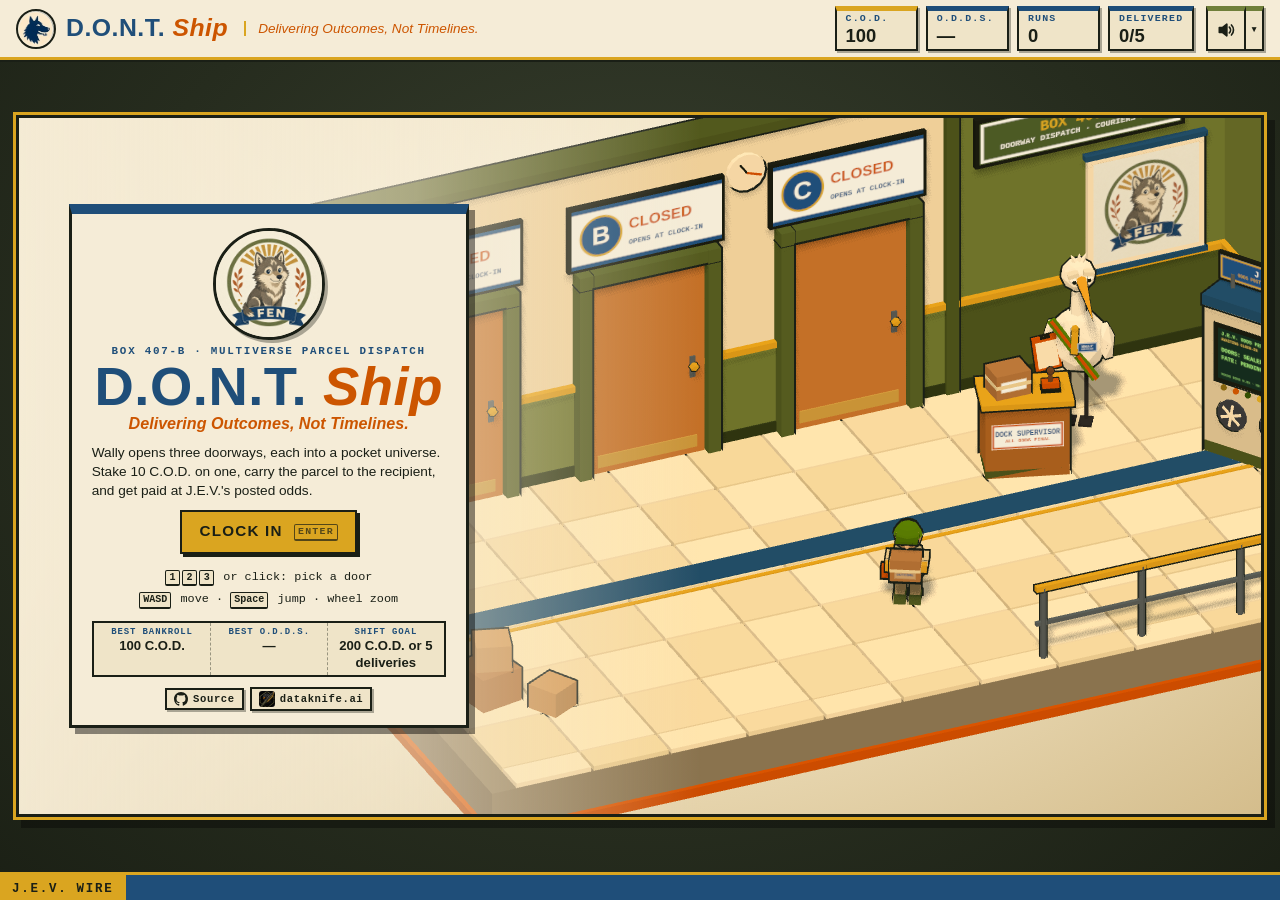
<file: index.html>
<!DOCTYPE html>
<html lang="en">
<head>
  <meta charset="UTF-8" />
  <meta name="viewport" content="width=device-width, initial-scale=1, viewport-fit=cover" />
  <title>D.O.N.T. Ship — Definitely Not On Time</title>
  <meta name="description" content="Multiverse parcel courier: pick a door at Box 407-B, run its pocket universe, deliver at J.E.V.'s posted odds." />
  <meta name="theme-color" content="#1f4e79" />
  <meta name="mobile-web-app-capable" content="yes" />
  <meta name="apple-mobile-web-app-capable" content="yes" />
  <meta name="apple-mobile-web-app-status-bar-style" content="black-translucent" />
  <meta name="apple-mobile-web-app-title" content="D.O.N.T. Ship" />
  <meta name="format-detection" content="telephone=no" />
  <link rel="manifest" href="manifest.webmanifest" />
  <link rel="icon" href="favicon.ico" sizes="16x16 32x32 48x48" />
  <link rel="icon" type="image/png" sizes="32x32" href="assets/icons/favicon-32.png" />
  <link rel="icon" type="image/png" sizes="16x16" href="assets/icons/favicon-16.png" />
  <link rel="icon" type="image/png" sizes="192x192" href="assets/icons/icon-192.png" />
  <link rel="apple-touch-icon" href="assets/icons/apple-touch-icon.png" />
  <link rel="stylesheet" href="css/style.css?v=iso-9" />
  <script type="importmap">
    { "imports": { "three": "./vendor/three.module.js" } }
  </script>
</head>
<body>
  <div id="app" data-screen="title">
    <header class="masthead">
      <div class="brand">
        <img
          class="logo-img"
          src="assets/brand/fen-wolf-icon-from-herographic.png"
          width="40"
          height="40"
          alt="Fen — D.O.N.T. Ship logo"
        />
        <h1 class="wordmark"><span class="dont">D.O.N.T.</span> <span class="ship">Ship</span></h1>
        <p class="tagline">Delivering Outcomes, Not Timelines.</p>
      </div>
      <div class="ledger" id="ledger">
        <div class="stat stat-cod" title="Cash on delivery: your bankroll. Stake 10 per door.">
          <span class="label">C.O.D.</span>
          <span class="value" id="bankroll">100</span>
        </div>
        <div class="stat" title="O.D.D.S.: calibration of displayed odds vs. your outcomes (higher is better).">
          <span class="label">O.D.D.S.</span>
          <span class="value" id="calibration">—</span>
        </div>
        <div class="stat" title="Runs this shift">
          <span class="label">RUNS</span>
          <span class="value" id="runs">0</span>
        </div>
        <div class="stat" title="Shift goal: 200 C.O.D., 5 deliveries, or survive the Executive manifest.">
          <span class="label">DELIVERED</span>
          <span class="value" id="deliveries">0/5</span>
        </div>
        <div class="audio-ctl" id="audio-ctl">
          <button type="button" class="audio-btn" aria-label="Mute sound" aria-pressed="false" title="Sound on (M)">
            <svg viewBox="0 0 24 24" width="20" height="20" aria-hidden="true">
              <path class="spk" d="M4 9h4l5-4v14l-5-4H4z" />
              <path class="waves" d="M16 8.5a5 5 0 0 1 0 7M18.5 6a8.5 8.5 0 0 1 0 12" />
              <path class="cross" d="M16 9l6 6M22 9l-6 6" />
            </svg>
          </button>
          <button type="button" class="audio-more" aria-label="Audio levels" aria-expanded="false" title="Audio levels">▾</button>
          <div class="audio-pop" hidden>
            <label>Music <input type="range" min="0" max="100" step="1" data-bus="music" /></label>
            <label>SFX <input type="range" min="0" max="100" step="1" data-bus="sfx" /></label>
            <p class="audio-hint"><kbd>M</kbd> mutes everything</p>
          </div>
        </div>
      </div>
    </header>

    <main>
      <section class="stage" id="stage">
        <canvas id="game" width="960" height="540" tabindex="0"></canvas>
        <aside class="memo-card" id="brief-panel">
          <div class="memo-head"><span>ROUTING MEMO</span><span id="memo-id">—</span></div>
          <p class="memo" id="brief">Awaiting terminal dispense…</p>
          <p class="modifiers" id="modifiers"></p>
          <div class="memo-foot">
            <span class="memo-help" id="memo-help"></span>
            <span class="house-copy" id="house-copy">Delivery is guaranteed. Timing is a distribution.</span>
          </div>
        </aside>
        <div class="overlay" id="overlay"></div>
      </section>

      <!-- Legacy side door list stub kept for els().doors. -->
      <aside class="panel doors" id="doors-panel" hidden aria-hidden="true">
        <div id="doors" class="door-list"></div>
      </aside>
    </main>

    <footer class="ticker">
      <span class="ticker-tag">J.E.V. WIRE</span>
      <div class="ticker-track">
        <span id="ticker">Processing Fee: 5% (we appreciate your patience) · 8 out of 10 universes recommend us · Box 407-B reminds couriers that doors are load-bearing · Timing is a distribution · Today's forecast: probable</span>
      </div>
      <!-- Cloned into the masthead and the title card by main.js; hidden during runs (css). -->
      <nav class="project-links ticker-links" id="project-links" aria-label="Project links">
        <a href="https://github.com/DataKnifeAI/dont-ship" target="_blank" rel="noopener" title="Source code on GitHub">
          <svg viewBox="0 0 16 16" width="14" height="14" aria-hidden="true">
            <path d="M8 0C3.58 0 0 3.58 0 8c0 3.54 2.29 6.53 5.47 7.59.4.07.55-.17.55-.38 0-.19-.01-.82-.01-1.49-2.01.37-2.53-.49-2.69-.94-.09-.23-.48-.94-.82-1.13-.28-.15-.68-.52-.01-.53.63-.01 1.08.58 1.23.82.72 1.21 1.87.87 2.33.66.07-.52.28-.87.51-1.07-1.78-.2-3.64-.89-3.64-3.95 0-.87.31-1.59.82-2.15-.08-.2-.36-1.02.08-2.12 0 0 .67-.21 2.2.82.64-.18 1.32-.27 2-.27.68 0 1.36.09 2 .27 1.53-1.04 2.2-.82 2.2-.82.44 1.1.16 1.92.08 2.12.51.56.82 1.27.82 2.15 0 3.07-1.87 3.75-3.65 3.95.29.25.54.73.54 1.48 0 1.07-.01 1.93-.01 2.2 0 .21.15.46.55.38A8.013 8.013 0 0 0 16 8c0-4.42-3.58-8-8-8z" />
          </svg>
          <span>Source</span>
        </a>
        <a href="https://dataknife.ai" target="_blank" rel="noopener" title="DataKnifeAI">
          <img src="assets/brand/dataknife-mark-64.png" width="16" height="16" alt="" />
          <span>dataknife.ai</span>
        </a>
      </nav>
    </footer>
  </div>

  <div class="rotate-prompt" role="dialog" aria-labelledby="rotate-title">
    <img src="assets/icons/icon-192.png" width="96" height="96" alt="" />
    <div class="rotate-phone" aria-hidden="true"></div>
    <h2 id="rotate-title">Rotate your phone</h2>
    <p>Box 407-B is a landscape operation. Turn sideways to clock in.</p>
    <button type="button" class="btn" id="rotate-ok">Play in portrait anyway</button>
  </div>

  <script type="module" src="js/pwa.js?v=iso-9"></script>
  <script type="module" src="js/main.js?v=iso-9"></script>
</body>
</html>
</file>
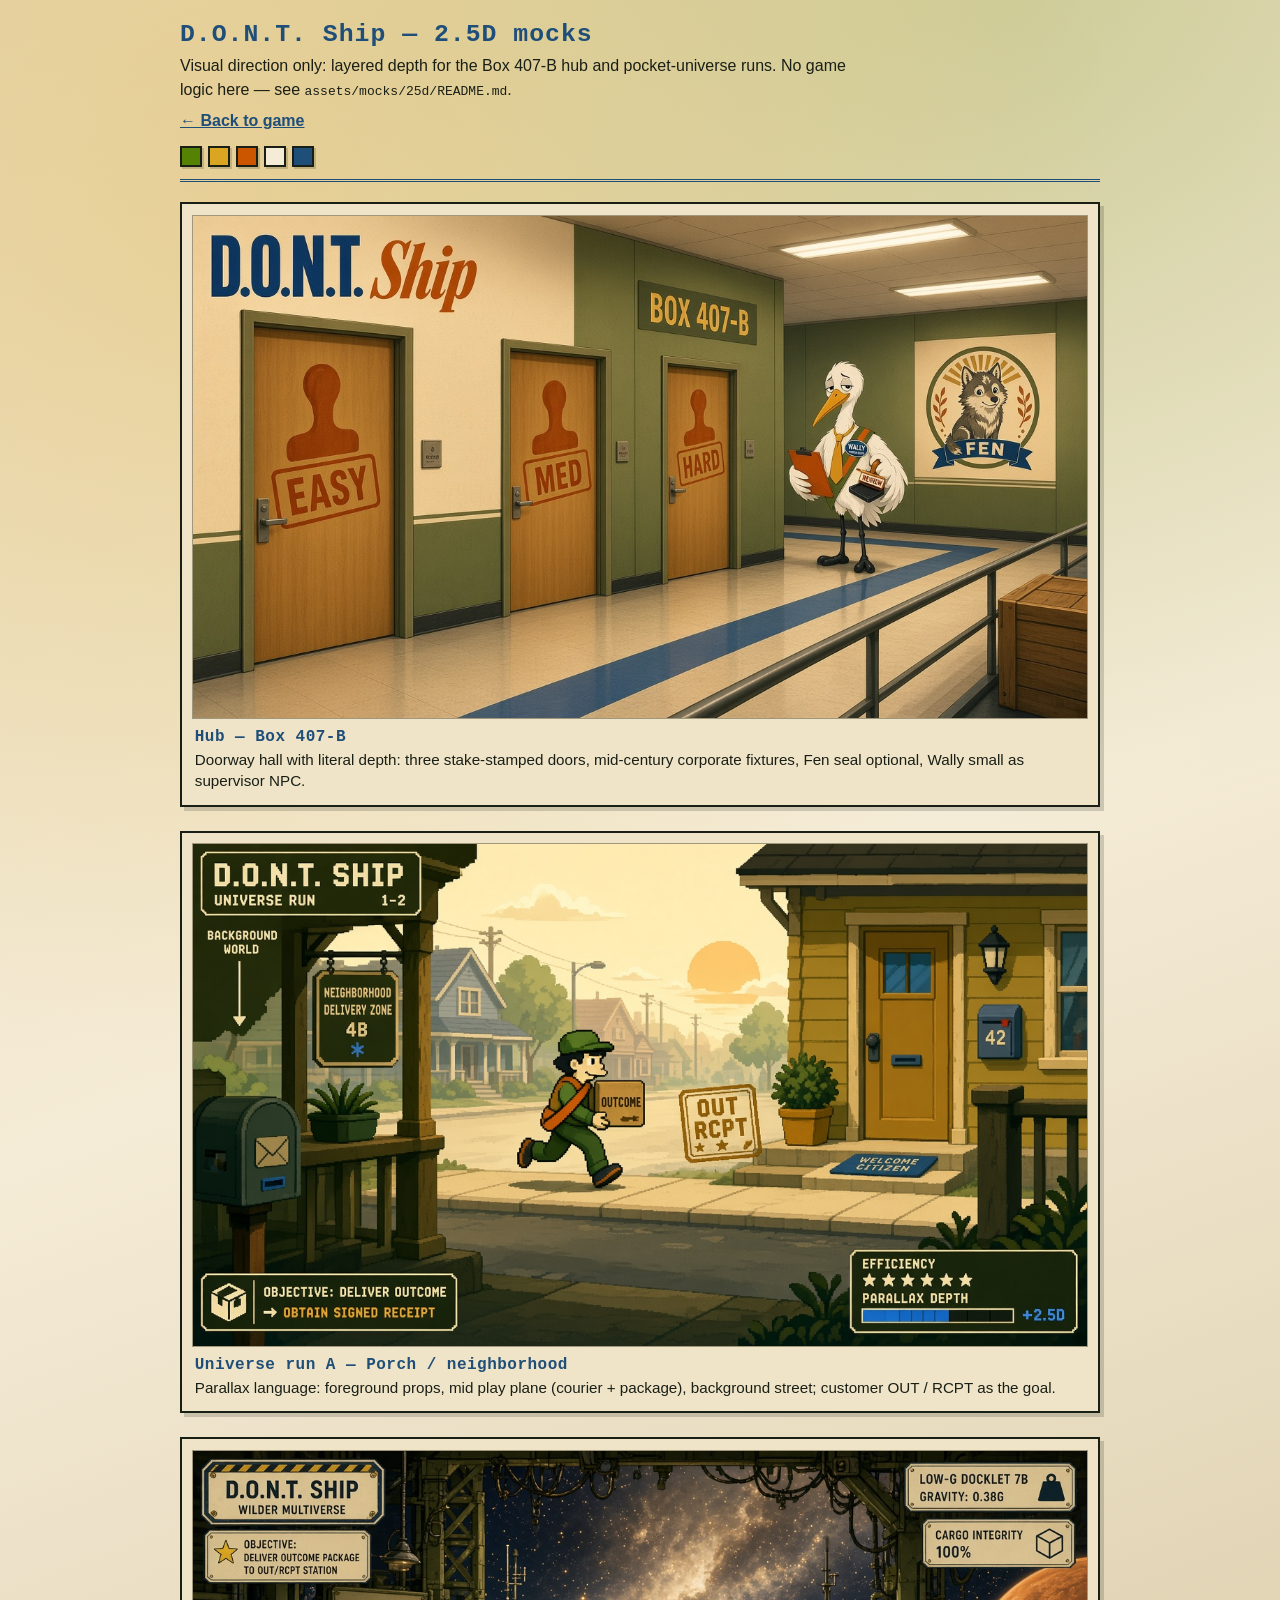
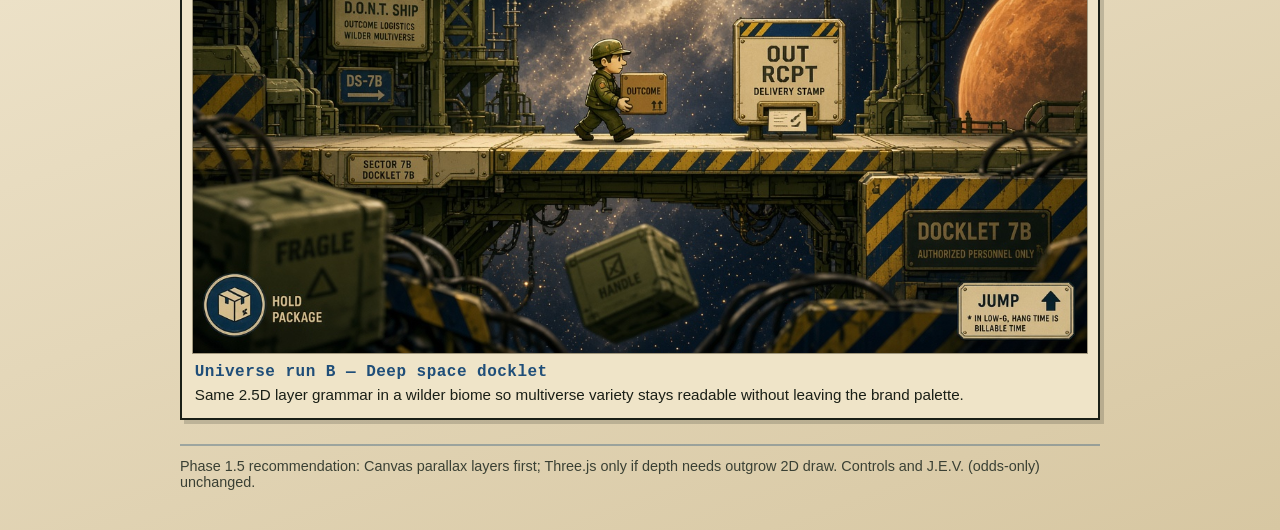
<file: mocks/25d-preview.html>
<!DOCTYPE html>
<html lang="en">
  <head>
    <meta charset="utf-8" />
    <meta name="viewport" content="width=device-width, initial-scale=1" />
    <title>D.O.N.T. Ship — 2.5D mocks</title>
    <link rel="icon" href="../favicon.ico" sizes="16x16 32x32 48x48" />
    <link rel="icon" type="image/png" sizes="32x32" href="../assets/icons/favicon-32.png" />
    <link rel="icon" type="image/png" sizes="16x16" href="../assets/icons/favicon-16.png" />
    <link rel="apple-touch-icon" href="../assets/icons/apple-touch-icon.png" />
    <style>
      :root {
        --avocado: #568203;
        --harvest: #daa520;
        --burnt: #cc5500;
        --cream: #f5ecd7;
        --ink: #1a1f16;
        --ibm: #1f4e79;
        --panel: #efe4c8;
        --shadow: rgba(26, 31, 22, 0.18);
        --font-display: "Courier New", "Lucida Console", monospace;
        --font-body: "Trebuchet MS", "Gill Sans", sans-serif;
      }

      * {
        box-sizing: border-box;
      }

      body {
        margin: 0;
        min-height: 100%;
        color: var(--ink);
        font-family: var(--font-body);
        background:
          radial-gradient(circle at 20% 10%, rgba(218, 165, 32, 0.25), transparent 40%),
          radial-gradient(circle at 80% 0%, rgba(86, 130, 3, 0.2), transparent 35%),
          linear-gradient(160deg, #e8d9b5 0%, var(--cream) 45%, #d7c7a2 100%);
      }

      main {
        max-width: 960px;
        margin: 0 auto;
        padding: 1.25rem 1.25rem 2.5rem;
      }

      header {
        border-bottom: 3px double var(--ibm);
        padding-bottom: 0.75rem;
        margin-bottom: 1.25rem;
      }

      h1 {
        margin: 0;
        font-family: var(--font-display);
        letter-spacing: 0.04em;
        font-size: 1.55rem;
        color: var(--ibm);
      }

      .lede {
        margin: 0.4rem 0 0;
        max-width: 42rem;
        line-height: 1.45;
      }

      .back {
        display: inline-block;
        margin-top: 0.65rem;
        color: var(--ibm);
        font-weight: 600;
      }

      .swatches {
        display: flex;
        flex-wrap: wrap;
        gap: 0.4rem;
        margin: 1rem 0 0;
        padding: 0;
        list-style: none;
      }

      .swatches li {
        width: 1.35rem;
        height: 1.35rem;
        border: 2px solid var(--ink);
        box-shadow: 2px 2px 0 var(--shadow);
      }

      .swatches .avocado {
        background: var(--avocado);
      }
      .swatches .harvest {
        background: var(--harvest);
      }
      .swatches .burnt {
        background: var(--burnt);
      }
      .swatches .cream {
        background: var(--cream);
      }
      .swatches .ibm {
        background: var(--ibm);
      }

      figure {
        margin: 0 0 1.5rem;
        background: var(--panel);
        border: 2px solid var(--ink);
        box-shadow: 4px 4px 0 var(--shadow);
        padding: 0.65rem;
      }

      figure img {
        display: block;
        width: 100%;
        height: auto;
        border: 1px solid rgba(26, 31, 22, 0.25);
        background: #cfc0a0;
      }

      figcaption {
        margin-top: 0.55rem;
        padding: 0 0.15rem 0.15rem;
      }

      figcaption strong {
        display: block;
        font-family: var(--font-display);
        color: var(--ibm);
        letter-spacing: 0.03em;
        margin-bottom: 0.2rem;
      }

      figcaption span {
        font-size: 0.95rem;
        line-height: 1.4;
      }

      footer {
        margin-top: 0.5rem;
        font-size: 0.9rem;
        border-top: 2px solid rgba(31, 78, 121, 0.35);
        padding-top: 0.75rem;
        color: #3a4034;
      }
    </style>
  </head>
  <body>
    <main>
      <header>
        <h1>D.O.N.T. Ship — 2.5D mocks</h1>
        <p class="lede">
          Visual direction only: layered depth for the Box 407-B hub and pocket-universe runs.
          No game logic here — see <code>assets/mocks/25d/README.md</code>.
        </p>
        <a class="back" href="../index.html">← Back to game</a>
        <ul class="swatches" aria-label="Brand palette">
          <li class="avocado" title="Avocado"></li>
          <li class="harvest" title="Harvest gold"></li>
          <li class="burnt" title="Burnt orange"></li>
          <li class="cream" title="Cream"></li>
          <li class="ibm" title="IBM blue"></li>
        </ul>
      </header>

      <figure>
        <img
          src="../assets/mocks/25d/hub-box-407b-25d.jpg"
          width="1280"
          height="720"
          alt="2.5D mock of Box 407-B hall with three stamped doors and small Wally"
        />
        <figcaption>
          <strong>Hub — Box 407-B</strong>
          <span
            >Doorway hall with literal depth: three stake-stamped doors, mid-century corporate
            fixtures, Fen seal optional, Wally small as supervisor NPC.</span
          >
        </figcaption>
      </figure>

      <figure>
        <img
          src="../assets/mocks/25d/universe-porch-25d.jpg"
          width="1280"
          height="720"
          alt="2.5D mock of suburban porch delivery with courier and OUT stamp"
        />
        <figcaption>
          <strong>Universe run A — Porch / neighborhood</strong>
          <span
            >Parallax language: foreground props, mid play plane (courier + package), background
            street; customer OUT / RCPT as the goal.</span
          >
        </figcaption>
      </figure>

      <figure>
        <img
          src="../assets/mocks/25d/universe-space-25d.jpg"
          width="1280"
          height="720"
          alt="2.5D mock of deep-space docklet delivery with same layer language"
        />
        <figcaption>
          <strong>Universe run B — Deep space docklet</strong>
          <span
            >Same 2.5D layer grammar in a wilder biome so multiverse variety stays readable without
            leaving the brand palette.</span
          >
        </figcaption>
      </figure>

      <footer>
        Phase 1.5 recommendation: Canvas parallax layers first; Three.js only if depth needs outgrow
        2D draw. Controls and J.E.V. (odds-only) unchanged.
      </footer>
    </main>
  </body>
</html>
</file>
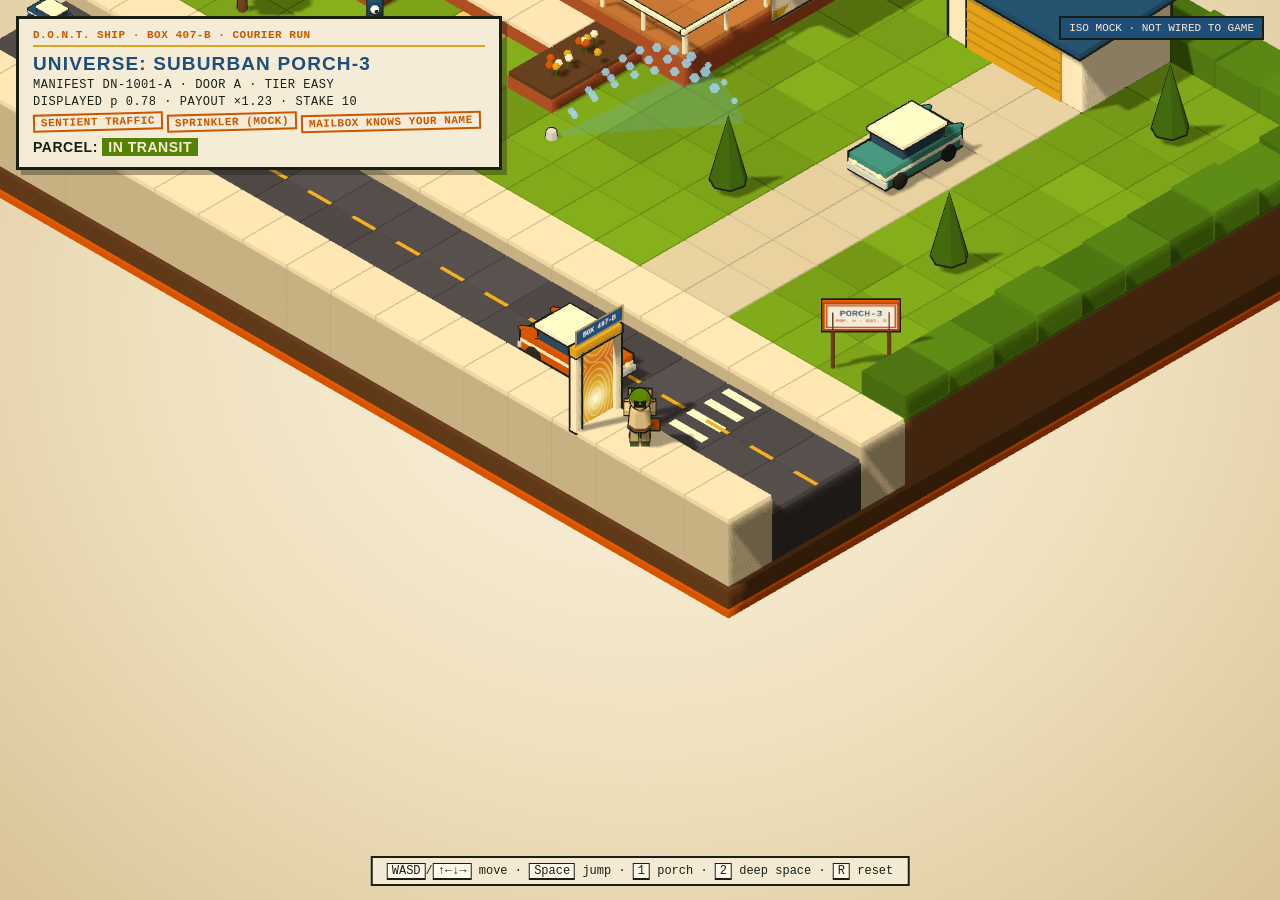
<file: mocks/iso-preview.html>
<!doctype html>
<html lang="en">
<head>
  <meta charset="utf-8" />
  <meta name="viewport" content="width=device-width, initial-scale=1" />
  <title>D.O.N.T. Ship — Iso preview (mock)</title>
  <link rel="icon" href="../favicon.ico" sizes="16x16 32x32 48x48" />
  <link rel="icon" type="image/png" sizes="32x32" href="../assets/icons/favicon-32.png" />
  <link rel="icon" type="image/png" sizes="16x16" href="../assets/icons/favicon-16.png" />
  <link rel="apple-touch-icon" href="../assets/icons/apple-touch-icon.png" />
  <script type="importmap">
    { "imports": { "three": "../vendor/three.module.js" } }
  </script>
  <style>
    :root {
      --avocado: #568203;
      --harvest: #daa520;
      --burnt: #cc5500;
      --cream: #f5ecd7;
      --ibm: #1f4e79;
      --ink: #1a1f16;
    }
    html, body {
      margin: 0;
      height: 100%;
      overflow: hidden;
      font-family: "Trebuchet MS", "Gill Sans", sans-serif;
      color: var(--ink);
    }
    body {
      background: radial-gradient(ellipse at 50% 35%, #fbf4e2 0%, #efe0bd 55%, #d9c497 100%);
      transition: background 0.4s;
    }
    body.space {
      background: radial-gradient(ellipse at 60% 30%, #2a2f5c 0%, #141a3a 50%, #070a1a 100%);
    }
    #view { position: fixed; inset: 0; display: block; }

    .hud {
      position: fixed;
      top: 16px;
      left: 16px;
      min-width: 300px;
      background: var(--cream);
      border: 3px solid var(--ink);
      box-shadow: 5px 5px 0 rgba(26, 31, 22, 0.35);
      padding: 10px 14px 12px;
      font-size: 13px;
      letter-spacing: 0.04em;
      pointer-events: none;
    }
    .hud .brand {
      font-family: "Courier New", monospace;
      font-weight: 700;
      font-size: 11px;
      color: var(--burnt);
      border-bottom: 2px solid var(--harvest);
      padding-bottom: 4px;
      margin-bottom: 6px;
    }
    .hud .universe {
      font-weight: 700;
      font-size: 19px;
      letter-spacing: 0.06em;
      color: var(--ibm);
      text-transform: uppercase;
    }
    .hud .row { margin-top: 3px; font-family: "Courier New", monospace; font-size: 12px; }
    .hud .tags span {
      display: inline-block;
      margin: 4px 4px 0 0;
      padding: 1px 6px;
      border: 2px solid var(--burnt);
      color: var(--burnt);
      font-family: "Courier New", monospace;
      font-weight: 700;
      font-size: 11px;
      transform: rotate(-1.5deg);
    }
    .hud .parcel { margin-top: 8px; font-weight: 700; font-size: 14px; }
    .hud .parcel b { padding: 1px 6px; color: var(--cream); background: var(--avocado); }
    .hud .parcel b.bad { background: #8b1e1e; }
    .hud .parcel b.good { background: var(--harvest); color: var(--ink); }

    .keys {
      position: fixed;
      bottom: 14px;
      left: 50%;
      transform: translateX(-50%);
      background: rgba(245, 236, 215, 0.92);
      border: 2px solid var(--ink);
      padding: 6px 14px;
      font-family: "Courier New", monospace;
      font-size: 12px;
      pointer-events: none;
      white-space: nowrap;
    }
    .keys kbd {
      border: 1px solid var(--ink);
      border-bottom-width: 2px;
      padding: 0 4px;
      background: #fff8e8;
      font-family: inherit;
    }
    .stamp {
      position: fixed;
      top: 38%;
      left: 50%;
      transform: translate(-50%, -50%) rotate(-6deg) scale(0.6);
      opacity: 0;
      padding: 10px 26px;
      border: 5px solid var(--burnt);
      color: var(--burnt);
      background: rgba(245, 236, 215, 0.88);
      font-family: "Courier New", monospace;
      font-weight: 700;
      font-size: 34px;
      letter-spacing: 0.1em;
      text-align: center;
      pointer-events: none;
      transition: opacity 0.18s, transform 0.18s;
    }
    .stamp small { display: block; font-size: 13px; letter-spacing: 0.05em; }
    .stamp.show { opacity: 1; transform: translate(-50%, -50%) rotate(-6deg) scale(1); }
    .stamp.good { border-color: var(--avocado); color: var(--avocado); }
    .tag {
      position: fixed;
      top: 16px;
      right: 16px;
      font-family: "Courier New", monospace;
      font-size: 11px;
      padding: 4px 8px;
      background: var(--ibm);
      color: var(--cream);
      border: 2px solid var(--ink);
      pointer-events: none;
    }
  </style>
</head>
<body>
  <canvas id="view"></canvas>

  <div class="hud">
    <div class="brand">D.O.N.T. SHIP · BOX 407-B · COURIER RUN</div>
    <div class="universe" id="hud-universe">—</div>
    <div class="row" id="hud-manifest">—</div>
    <div class="row" id="hud-odds">—</div>
    <div class="tags" id="hud-tags"></div>
    <div class="parcel">PARCEL: <b id="hud-parcel">IN TRANSIT</b></div>
  </div>

  <div class="tag">ISO MOCK · NOT WIRED TO GAME</div>

  <div class="keys">
    <kbd>WASD</kbd>/<kbd>↑←↓→</kbd> move · <kbd>Space</kbd> jump · <kbd>1</kbd> porch · <kbd>2</kbd> deep space · <kbd>R</kbd> reset
  </div>

  <div class="stamp" id="stamp"></div>

  <script type="module" src="./iso-preview.js"></script>
</body>
</html>
</file>
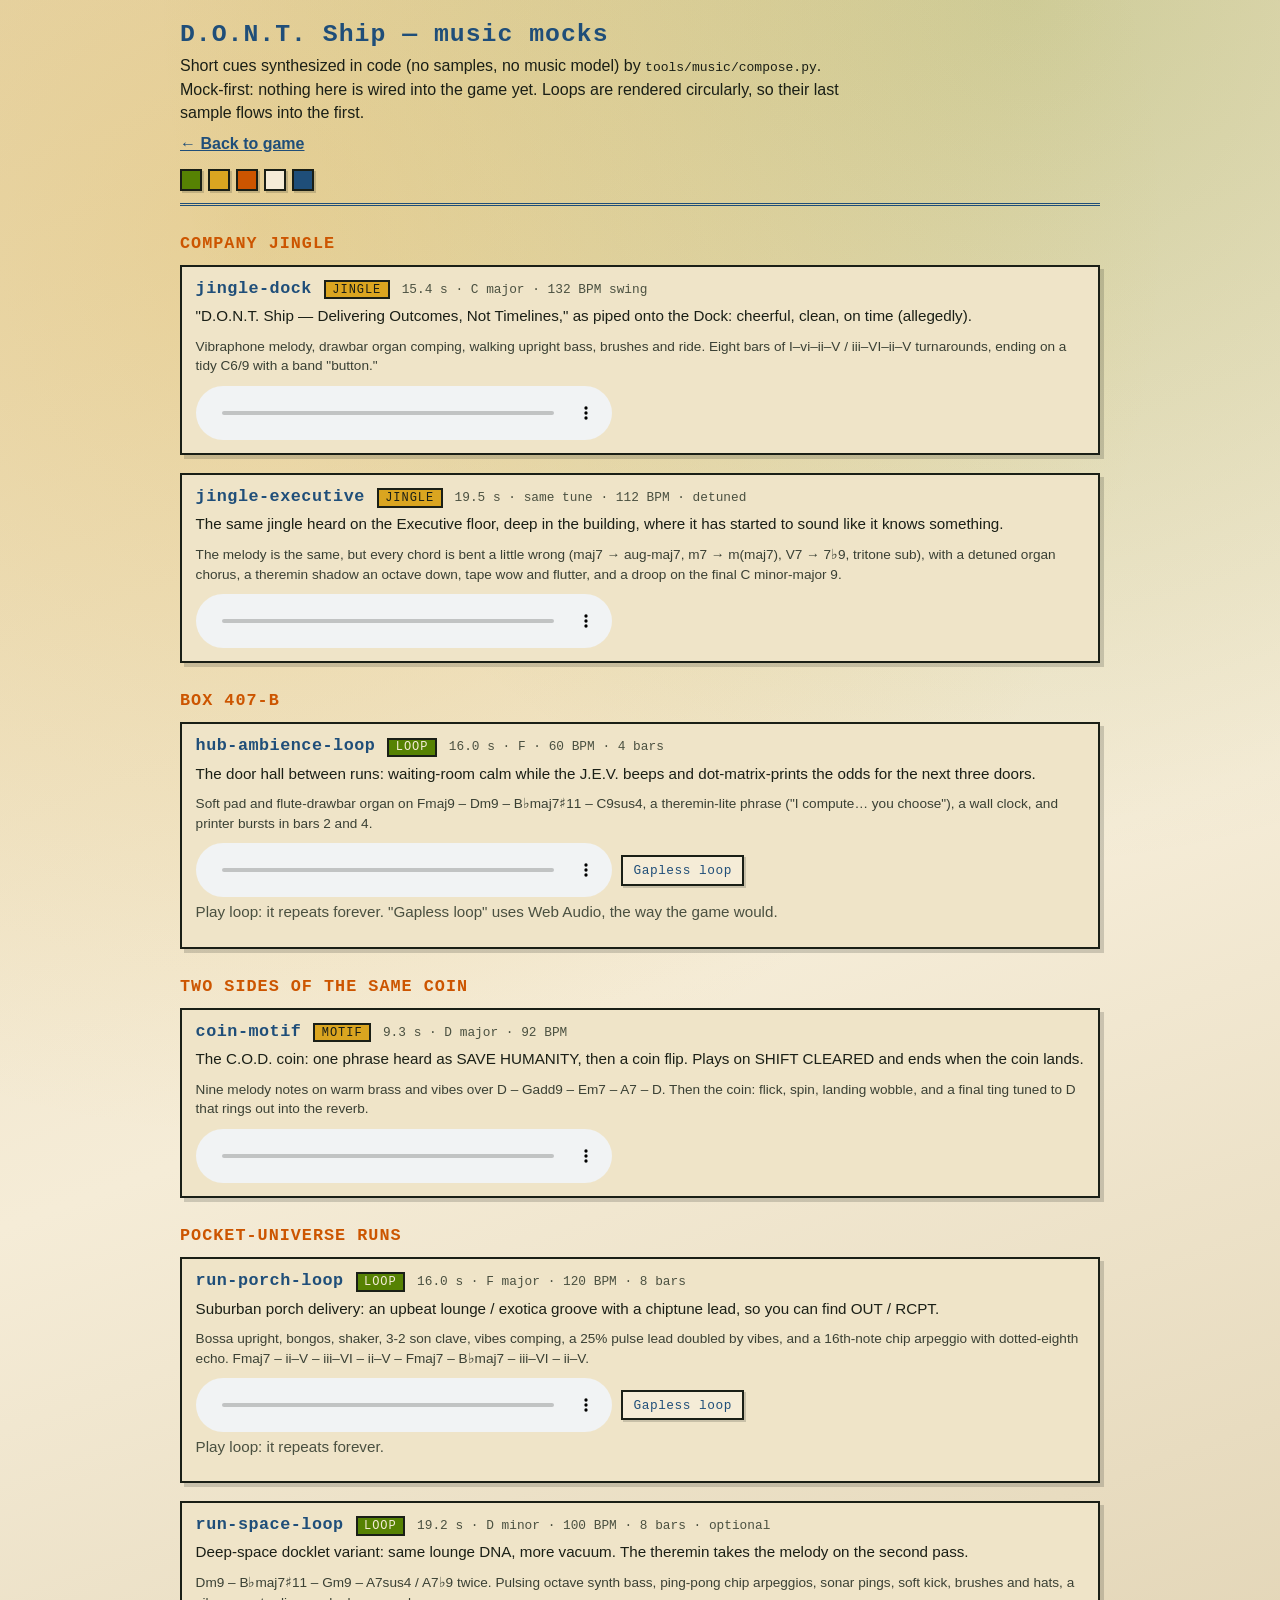
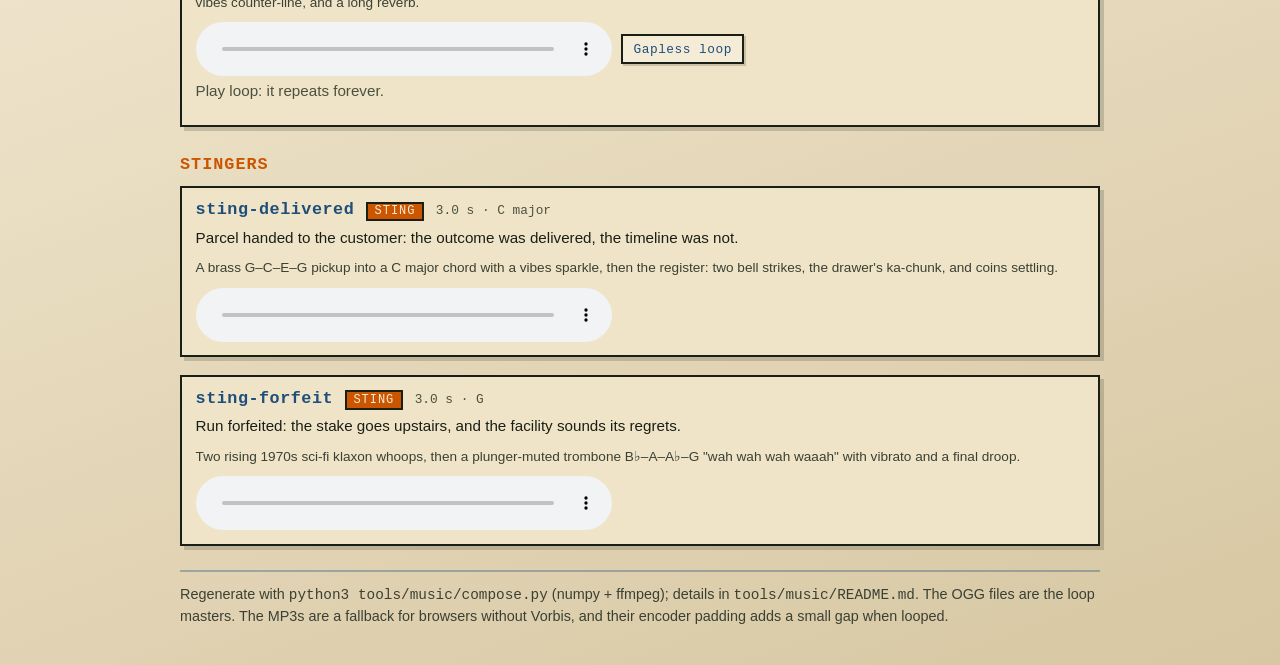
<file: mocks/music-preview.html>
<!DOCTYPE html>
<html lang="en">
  <head>
    <meta charset="utf-8" />
    <meta name="viewport" content="width=device-width, initial-scale=1" />
    <title>D.O.N.T. Ship — music mocks</title>
    <link rel="icon" href="../favicon.ico" sizes="16x16 32x32 48x48" />
    <link rel="icon" type="image/png" sizes="32x32" href="../assets/icons/favicon-32.png" />
    <link rel="icon" type="image/png" sizes="16x16" href="../assets/icons/favicon-16.png" />
    <link rel="apple-touch-icon" href="../assets/icons/apple-touch-icon.png" />
    <style>
      :root {
        --avocado: #568203;
        --harvest: #daa520;
        --burnt: #cc5500;
        --cream: #f5ecd7;
        --ink: #1a1f16;
        --ibm: #1f4e79;
        --panel: #efe4c8;
        --shadow: rgba(26, 31, 22, 0.18);
        --font-display: "Courier New", "Lucida Console", monospace;
        --font-body: "Trebuchet MS", "Gill Sans", sans-serif;
      }

      * {
        box-sizing: border-box;
      }

      body {
        margin: 0;
        min-height: 100%;
        color: var(--ink);
        font-family: var(--font-body);
        background:
          radial-gradient(circle at 20% 10%, rgba(218, 165, 32, 0.25), transparent 40%),
          radial-gradient(circle at 80% 0%, rgba(86, 130, 3, 0.2), transparent 35%),
          linear-gradient(160deg, #e8d9b5 0%, var(--cream) 45%, #d7c7a2 100%);
      }

      main {
        max-width: 960px;
        margin: 0 auto;
        padding: 1.25rem 1.25rem 2.5rem;
      }

      header {
        border-bottom: 3px double var(--ibm);
        padding-bottom: 0.75rem;
        margin-bottom: 1.25rem;
      }

      h1 {
        margin: 0;
        font-family: var(--font-display);
        letter-spacing: 0.04em;
        font-size: 1.55rem;
        color: var(--ibm);
      }

      h2 {
        font-family: var(--font-display);
        color: var(--burnt);
        font-size: 1.05rem;
        letter-spacing: 0.06em;
        text-transform: uppercase;
        margin: 1.75rem 0 0.75rem;
      }

      .lede {
        margin: 0.4rem 0 0;
        max-width: 42rem;
        line-height: 1.45;
      }

      .back {
        display: inline-block;
        margin-top: 0.65rem;
        color: var(--ibm);
        font-weight: 600;
      }

      .swatches {
        display: flex;
        flex-wrap: wrap;
        gap: 0.4rem;
        margin: 1rem 0 0;
        padding: 0;
        list-style: none;
      }

      .swatches li {
        width: 1.35rem;
        height: 1.35rem;
        border: 2px solid var(--ink);
        box-shadow: 2px 2px 0 var(--shadow);
      }

      .swatches .avocado {
        background: var(--avocado);
      }
      .swatches .harvest {
        background: var(--harvest);
      }
      .swatches .burnt {
        background: var(--burnt);
      }
      .swatches .cream {
        background: var(--cream);
      }
      .swatches .ibm {
        background: var(--ibm);
      }

      .card {
        margin: 0 0 1.1rem;
        background: var(--panel);
        border: 2px solid var(--ink);
        box-shadow: 4px 4px 0 var(--shadow);
        padding: 0.75rem 0.85rem 0.85rem;
      }

      .card header {
        display: flex;
        flex-wrap: wrap;
        align-items: baseline;
        gap: 0.35rem 0.75rem;
        border: 0;
        padding: 0;
        margin: 0 0 0.35rem;
      }

      .card strong {
        font-family: var(--font-display);
        color: var(--ibm);
        letter-spacing: 0.03em;
        font-size: 1.05rem;
      }

      .tag {
        font-family: var(--font-display);
        font-size: 0.75rem;
        letter-spacing: 0.08em;
        text-transform: uppercase;
        padding: 0.05rem 0.4rem;
        border: 2px solid var(--ink);
        background: var(--harvest);
      }

      .tag.loop {
        background: var(--avocado);
        color: var(--cream);
      }

      .tag.sting {
        background: var(--burnt);
        color: var(--cream);
      }

      .meta {
        font-family: var(--font-display);
        font-size: 0.8rem;
        color: #4a5040;
      }

      .card p {
        margin: 0.25rem 0 0.6rem;
        line-height: 1.45;
        font-size: 0.95rem;
      }

      .card p.how {
        font-size: 0.85rem;
        color: #3a4034;
      }

      .controls {
        display: flex;
        flex-wrap: wrap;
        align-items: center;
        gap: 0.6rem;
      }

      audio {
        width: min(100%, 26rem);
      }

      button {
        font-family: var(--font-display);
        font-size: 0.8rem;
        letter-spacing: 0.04em;
        padding: 0.35rem 0.65rem;
        border: 2px solid var(--ink);
        background: var(--cream);
        color: var(--ibm);
        box-shadow: 2px 2px 0 var(--shadow);
        cursor: pointer;
      }

      button[aria-pressed="true"] {
        background: var(--ibm);
        color: var(--cream);
      }

      .note {
        font-size: 0.82rem;
        color: #4a5040;
      }

      footer {
        margin-top: 1.5rem;
        font-size: 0.9rem;
        border-top: 2px solid rgba(31, 78, 121, 0.35);
        padding-top: 0.75rem;
        color: #3a4034;
        line-height: 1.45;
      }
    </style>
  </head>
  <body>
    <main>
      <header>
        <h1>D.O.N.T. Ship — music mocks</h1>
        <p class="lede">
          Short cues synthesized in code (no samples, no music model) by
          <code>tools/music/compose.py</code>. Mock-first: nothing here is wired into the game yet. Loops are
          rendered circularly, so their last sample flows into the first.
        </p>
        <a class="back" href="../index.html">← Back to game</a>
        <ul class="swatches" aria-label="Brand palette">
          <li class="avocado" title="Avocado"></li>
          <li class="harvest" title="Harvest gold"></li>
          <li class="burnt" title="Burnt orange"></li>
          <li class="cream" title="Cream"></li>
          <li class="ibm" title="IBM blue"></li>
        </ul>
      </header>

      <h2>Company jingle</h2>

      <section class="card">
        <header>
          <strong>jingle-dock</strong>
          <span class="tag">Jingle</span>
          <span class="meta">15.4 s · C major · 132 BPM swing</span>
        </header>
        <p>
          "D.O.N.T. Ship — Delivering Outcomes, Not Timelines," as piped onto the Dock: cheerful, clean, on
          time (allegedly).
        </p>
        <p class="how">
          Vibraphone melody, drawbar organ comping, walking upright bass, brushes and ride. Eight bars of
          I–vi–ii–V / iii–VI–ii–V turnarounds, ending on a tidy C6/9 with a band "button."
        </p>
        <div class="controls">
          <audio controls preload="none">
            <source src="../assets/audio/jingle-dock.ogg" type="audio/ogg" />
            <source src="../assets/audio/jingle-dock.mp3" type="audio/mpeg" />
          </audio>
        </div>
      </section>

      <section class="card">
        <header>
          <strong>jingle-executive</strong>
          <span class="tag">Jingle</span>
          <span class="meta">19.5 s · same tune · 112 BPM · detuned</span>
        </header>
        <p>
          The same jingle heard on the Executive floor, deep in the building, where it has started to sound
          like it knows something.
        </p>
        <p class="how">
          The melody is the same, but every chord is bent a little wrong (maj7 → aug-maj7, m7 → m(maj7), V7 →
          7♭9, tritone sub), with a detuned organ chorus, a theremin shadow an octave down, tape wow and
          flutter, and a droop on the final C minor-major 9.
        </p>
        <div class="controls">
          <audio controls preload="none">
            <source src="../assets/audio/jingle-executive.ogg" type="audio/ogg" />
            <source src="../assets/audio/jingle-executive.mp3" type="audio/mpeg" />
          </audio>
        </div>
      </section>

      <h2>Box 407-B</h2>

      <section class="card">
        <header>
          <strong>hub-ambience-loop</strong>
          <span class="tag loop">Loop</span>
          <span class="meta">16.0 s · F · 60 BPM · 4 bars</span>
        </header>
        <p>
          The door hall between runs: waiting-room calm while the J.E.V. beeps and dot-matrix-prints the
          odds for the next three doors.
        </p>
        <p class="how">
          Soft pad and flute-drawbar organ on Fmaj9 – Dm9 – B♭maj7♯11 – C9sus4, a theremin-lite phrase ("I
          compute… you choose"), a wall clock, and printer bursts in bars 2 and 4.
        </p>
        <div class="controls">
          <audio controls loop preload="none">
            <source src="../assets/audio/hub-ambience-loop.ogg" type="audio/ogg" />
            <source src="../assets/audio/hub-ambience-loop.mp3" type="audio/mpeg" />
          </audio>
          <button type="button" data-gapless="../assets/audio/hub-ambience-loop.ogg" aria-pressed="false">
            Gapless loop
          </button>
        </div>
        <p class="note">Play loop: it repeats forever. "Gapless loop" uses Web Audio, the way the game would.</p>
      </section>

      <h2>Two sides of the same coin</h2>

      <section class="card">
        <header>
          <strong>coin-motif</strong>
          <span class="tag">Motif</span>
          <span class="meta">9.3 s · D major · 92 BPM</span>
        </header>
        <p>
          The C.O.D. coin: one phrase heard as SAVE HUMANITY, then a coin flip. Plays on SHIFT CLEARED and
          ends when the coin lands.
        </p>
        <p class="how">
          Nine melody notes on warm brass and vibes over D – Gadd9 – Em7 – A7 – D. Then the coin: flick,
          spin, landing wobble, and a final ting tuned to D that rings out into the reverb.
        </p>
        <div class="controls">
          <audio controls preload="none">
            <source src="../assets/audio/coin-motif.ogg" type="audio/ogg" />
            <source src="../assets/audio/coin-motif.mp3" type="audio/mpeg" />
          </audio>
        </div>
      </section>

      <h2>Pocket-universe runs</h2>

      <section class="card">
        <header>
          <strong>run-porch-loop</strong>
          <span class="tag loop">Loop</span>
          <span class="meta">16.0 s · F major · 120 BPM · 8 bars</span>
        </header>
        <p>Suburban porch delivery: an upbeat lounge / exotica groove with a chiptune lead, so you can find OUT / RCPT.</p>
        <p class="how">
          Bossa upright, bongos, shaker, 3-2 son clave, vibes comping, a 25% pulse lead doubled by vibes, and
          a 16th-note chip arpeggio with dotted-eighth echo. Fmaj7 – ii–V – iii–VI – ii–V – Fmaj7 – B♭maj7 –
          iii–VI – ii–V.
        </p>
        <div class="controls">
          <audio controls loop preload="none">
            <source src="../assets/audio/run-porch-loop.ogg" type="audio/ogg" />
            <source src="../assets/audio/run-porch-loop.mp3" type="audio/mpeg" />
          </audio>
          <button type="button" data-gapless="../assets/audio/run-porch-loop.ogg" aria-pressed="false">
            Gapless loop
          </button>
        </div>
        <p class="note">Play loop: it repeats forever.</p>
      </section>

      <section class="card">
        <header>
          <strong>run-space-loop</strong>
          <span class="tag loop">Loop</span>
          <span class="meta">19.2 s · D minor · 100 BPM · 8 bars · optional</span>
        </header>
        <p>Deep-space docklet variant: same lounge DNA, more vacuum. The theremin takes the melody on the second pass.</p>
        <p class="how">
          Dm9 – B♭maj7♯11 – Gm9 – A7sus4 / A7♭9 twice. Pulsing octave synth bass, ping-pong chip arpeggios,
          sonar pings, soft kick, brushes and hats, a vibes counter-line, and a long reverb.
        </p>
        <div class="controls">
          <audio controls loop preload="none">
            <source src="../assets/audio/run-space-loop.ogg" type="audio/ogg" />
            <source src="../assets/audio/run-space-loop.mp3" type="audio/mpeg" />
          </audio>
          <button type="button" data-gapless="../assets/audio/run-space-loop.ogg" aria-pressed="false">
            Gapless loop
          </button>
        </div>
        <p class="note">Play loop: it repeats forever.</p>
      </section>

      <h2>Stingers</h2>

      <section class="card">
        <header>
          <strong>sting-delivered</strong>
          <span class="tag sting">Sting</span>
          <span class="meta">3.0 s · C major</span>
        </header>
        <p>Parcel handed to the customer: the outcome was delivered, the timeline was not.</p>
        <p class="how">
          A brass G–C–E–G pickup into a C major chord with a vibes sparkle, then the register: two bell
          strikes, the drawer's ka-chunk, and coins settling.
        </p>
        <div class="controls">
          <audio controls preload="none">
            <source src="../assets/audio/sting-delivered.ogg" type="audio/ogg" />
            <source src="../assets/audio/sting-delivered.mp3" type="audio/mpeg" />
          </audio>
        </div>
      </section>

      <section class="card">
        <header>
          <strong>sting-forfeit</strong>
          <span class="tag sting">Sting</span>
          <span class="meta">3.0 s · G</span>
        </header>
        <p>Run forfeited: the stake goes upstairs, and the facility sounds its regrets.</p>
        <p class="how">
          Two rising 1970s sci-fi klaxon whoops, then a plunger-muted trombone B♭–A–A♭–G "wah wah wah
          waaah" with vibrato and a final droop.
        </p>
        <div class="controls">
          <audio controls preload="none">
            <source src="../assets/audio/sting-forfeit.ogg" type="audio/ogg" />
            <source src="../assets/audio/sting-forfeit.mp3" type="audio/mpeg" />
          </audio>
        </div>
      </section>

      <footer>
        Regenerate with <code>python3 tools/music/compose.py</code> (numpy + ffmpeg); details in
        <code>tools/music/README.md</code>. The OGG files are the loop masters. The MP3s are a fallback for
        browsers without Vorbis, and their encoder padding adds a small gap when looped.
      </footer>
    </main>
    <script>
      let ctx = null;
      let current = null;
      const buffers = new Map();

      function stop() {
        if (!current) return;
        current.source.stop();
        current.button.setAttribute("aria-pressed", "false");
        current = null;
      }

      document.querySelectorAll("[data-gapless]").forEach((button) => {
        button.addEventListener("click", async () => {
          const wasPlaying = current && current.button === button;
          stop();
          if (wasPlaying) return;
          ctx = ctx || new AudioContext();
          await ctx.resume();
          const url = button.dataset.gapless;
          if (!buffers.has(url)) {
            const data = await (await fetch(url)).arrayBuffer();
            buffers.set(url, await ctx.decodeAudioData(data));
          }
          document.querySelectorAll("audio").forEach((a) => a.pause());
          const source = ctx.createBufferSource();
          source.buffer = buffers.get(url);
          source.loop = true;
          source.connect(ctx.destination);
          source.start();
          current = { source, button };
          button.setAttribute("aria-pressed", "true");
        });
      });

      document.querySelectorAll("audio").forEach((audio) => {
        audio.addEventListener("play", () => {
          stop();
          document.querySelectorAll("audio").forEach((other) => other !== audio && other.pause());
        });
      });
    </script>
  </body>
</html>
</file>
<file: css/style.css>
/* D.O.N.T. Ship — one visual system for hub, runs and chrome:
   cream cards with ink borders and offset shadows, IBM-blue header bands, burnt-orange rubber stamps. */
:root {
  --avocado: #568203;
  --harvest: #daa520;
  --burnt: #cc5500;
  --cream: #f5ecd7;
  --paper: #efe4c8;
  --ink: #1a1f16;
  --ibm: #1f4e79;
  --olive: #6f7f3a;
  --olive-dk: #4c5a24;
  --danger: #8b1e1e;
  --ok: #2f5d2f;
  --shadow: rgba(26, 31, 22, 0.35);
  --font-display: "Futura", "Century Gothic", "Avenir Next", "Fira Sans Condensed", "DejaVu Sans Condensed", "Trebuchet MS", sans-serif;
  --font-stamp: "Courier New", "Courier Prime", "DejaVu Sans Mono", monospace;
  --font-body: "Avenir Next", "Fira Sans", "Trebuchet MS", "Gill Sans", sans-serif;
}

* {
  box-sizing: border-box;
}

html,
body {
  margin: 0;
  height: 100%;
}

body {
  background:
    radial-gradient(ellipse at 50% 40%, #3a4130 0%, #262c1e 60%, #1b2015 100%);
  color: var(--ink);
  font-family: var(--font-body);
}

kbd {
  display: inline-block;
  min-width: 1.5em;
  padding: 0 0.3em;
  border: 1px solid currentColor;
  border-bottom-width: 2px;
  border-radius: 2px;
  font: 700 0.85em/1.35 var(--font-stamp);
  text-align: center;
}

/* ---------------------------------------------------------------- layout */

body {
  overscroll-behavior: none;
  touch-action: manipulation;
  -webkit-tap-highlight-color: transparent;
  -webkit-text-size-adjust: 100%;
  text-size-adjust: 100%;
}

#app {
  height: 100vh;
  height: 100dvh;
  min-height: 540px;
  display: grid;
  grid-template-rows: auto minmax(0, 1fr) auto;
}

main {
  min-height: 0;
  container-type: size;
  display: flex;
  align-items: center;
  justify-content: center;
  padding: 12px 16px;
}

.stage {
  position: relative;
  container-type: inline-size;
  width: min(100cqw, calc(100cqh * 16 / 9));
  aspect-ratio: 16 / 9;
  border: 3px solid var(--ink);
  box-shadow: 0 0 0 3px var(--harvest), 8px 8px 0 3px rgba(0, 0, 0, 0.35);
  background: #314029;
  overflow: hidden;
  touch-action: none;
  user-select: none;
  -webkit-user-select: none;
  -webkit-touch-callout: none;
}

#game {
  display: block;
  width: 100%;
  height: 100%;
  background: #314029;
  image-rendering: pixelated;
}

#doors-panel {
  display: none;
}

/* ---------------------------------------------------------------- masthead */

.masthead {
  display: flex;
  justify-content: space-between;
  align-items: center;
  gap: 16px;
  padding: 6px 16px;
  background: var(--cream);
  border-bottom: 3px solid var(--harvest);
  box-shadow: 0 2px 0 var(--ink);
  position: relative;
  z-index: 10;
}

.brand {
  display: flex;
  gap: 10px;
  align-items: center;
  min-width: 0;
}

.logo-img {
  width: 40px;
  height: 40px;
  flex: none;
  border-radius: 50%;
  border: 2px solid var(--ink);
  object-fit: cover;
  background: var(--cream);
}

.wordmark {
  margin: 0;
  font: 800 1.55rem/1 var(--font-display);
  letter-spacing: 0.02em;
  white-space: nowrap;
}

.wordmark .dont,
.title-wordmark .dont {
  color: var(--ibm);
}

.wordmark .ship,
.title-wordmark .ship {
  color: var(--burnt);
  font-style: italic;
  font-family: "Brush Script MT", "URW Chancery L", "Z003", var(--font-display);
}

.tagline {
  margin: 0 0 0 6px;
  padding-left: 12px;
  border-left: 2px solid var(--harvest);
  font-size: 0.85rem;
  color: var(--burnt);
  font-style: italic;
  white-space: nowrap;
  overflow: hidden;
  text-overflow: ellipsis;
}

.ledger {
  display: flex;
  gap: 8px;
  flex: none;
}

.stat {
  min-width: 5.2rem;
  background: var(--paper);
  border: 2px solid var(--ink);
  border-top: 5px solid var(--ibm);
  box-shadow: 2px 2px 0 var(--shadow);
  padding: 1px 9px 3px;
}

.stat-cod {
  border-top-color: var(--harvest);
}

.stat .label {
  display: block;
  font: 700 0.62rem/1.4 var(--font-stamp);
  letter-spacing: 0.12em;
  color: var(--ibm);
}

.stat .value {
  font: 800 1.15rem/1.1 var(--font-display);
}

.audio-ctl {
  position: relative;
  display: flex;
  align-items: stretch;
  margin-left: 4px;
}

.audio-btn,
.audio-more {
  background: var(--paper);
  border: 2px solid var(--ink);
  border-top: 5px solid var(--olive);
  box-shadow: 2px 2px 0 var(--shadow);
  color: var(--ink);
  cursor: pointer;
  padding: 0 6px;
}

.audio-btn {
  display: grid;
  place-items: center;
  width: 40px;
}

.audio-more {
  border-left: 0;
  font: 700 0.8rem/1 var(--font-stamp);
  padding: 0 4px;
}

.fs-btn,
.install-btn {
  background: var(--paper);
  border: 2px solid var(--ink);
  border-top: 5px solid var(--ibm);
  box-shadow: 2px 2px 0 var(--shadow);
  color: var(--ink);
  cursor: pointer;
}

.fs-btn {
  display: none;
  place-items: center;
  width: 40px;
  padding: 0;
}

body.touch .fs-btn {
  display: grid;
}

.fs-btn svg {
  fill: none;
  stroke: currentColor;
  stroke-width: 2.2;
  stroke-linecap: round;
  stroke-linejoin: round;
}

.install-btn {
  padding: 0 10px;
  border-top-color: var(--harvest);
  font: 700 0.7rem/1 var(--font-stamp);
  letter-spacing: 0.12em;
  text-transform: uppercase;
}

.install-btn[hidden] {
  display: none;
}

@media (display-mode: fullscreen), (display-mode: standalone) {
  body.touch .fs-btn,
  .install-btn {
    display: none;
  }
}

.audio-btn:hover,
.audio-more:hover,
.audio-more[aria-expanded="true"] {
  background: var(--cream);
}

.audio-btn:focus-visible,
.audio-more:focus-visible {
  outline: 2px solid var(--ibm);
  outline-offset: 2px;
}

.audio-btn svg {
  fill: none;
  stroke: currentColor;
  stroke-width: 2;
  stroke-linecap: round;
  stroke-linejoin: round;
}

.audio-btn .spk {
  fill: currentColor;
}

.audio-btn .cross,
.audio-ctl.muted .audio-btn .waves {
  display: none;
}

.audio-ctl.muted .audio-btn .cross {
  display: inline;
  stroke: var(--danger);
}

.audio-ctl.muted .audio-btn {
  border-top-color: var(--danger);
}

.audio-pop {
  position: absolute;
  top: calc(100% + 6px);
  right: 0;
  z-index: 20;
  width: 11rem;
  padding: 8px 10px 6px;
  background: var(--paper);
  border: 2px solid var(--ink);
  border-top: 5px solid var(--olive);
  box-shadow: 3px 3px 0 var(--shadow);
}

.audio-pop[hidden] {
  display: none;
}

.audio-pop label {
  display: grid;
  grid-template-columns: 3.2rem 1fr;
  align-items: center;
  gap: 6px;
  font: 700 0.66rem/1.8 var(--font-stamp);
  letter-spacing: 0.1em;
  text-transform: uppercase;
  color: var(--ibm);
}

.audio-pop input[type="range"] {
  width: 100%;
  accent-color: var(--burnt);
}

.audio-hint {
  margin: 4px 0 0;
  font: 0.66rem/1.4 var(--font-stamp);
  color: var(--olive-dk);
}

/* ---------------------------------------------------------------- ticker */

.ticker {
  display: flex;
  align-items: stretch;
  height: 28px;
  background: var(--ibm);
  color: var(--cream);
  border-top: 3px solid var(--harvest);
  font: 0.78rem/28px var(--font-stamp);
  letter-spacing: 0.04em;
  overflow: hidden;
}

.ticker-tag {
  flex: none;
  padding: 0 12px;
  background: var(--harvest);
  color: var(--ink);
  font-weight: 700;
  letter-spacing: 0.14em;
}

.ticker-track {
  flex: 1;
  min-width: 0;
  overflow: hidden;
  white-space: nowrap;
}

.ticker-track span {
  display: inline-block;
  padding-left: 100%;
  animation: scroll 45s linear infinite;
}

@keyframes scroll {
  to {
    transform: translateX(-100%);
  }
}

/* ---------------------------------------------------------------- project links (source, dataknife.ai) */

/* Title card, plus the ticker (hub / results) or the masthead on short screens. Never during runs. */
.project-links {
  display: flex;
  align-items: center;
  gap: 6px;
}

.project-links a {
  display: inline-flex;
  align-items: center;
  gap: 5px;
  padding: 2px 7px;
  background: var(--paper);
  border: 2px solid var(--ink);
  box-shadow: 2px 2px 0 var(--shadow);
  color: var(--ink);
  font: 700 0.66rem/1.2 var(--font-stamp);
  letter-spacing: 0.06em;
  text-decoration: none;
  white-space: nowrap;
}

.project-links a:hover {
  background: var(--cream);
  color: var(--ibm);
}

.project-links a:focus-visible {
  outline: 2px solid var(--harvest);
  outline-offset: 2px;
}

.project-links svg {
  flex: none;
  fill: currentColor;
}

.project-links img {
  flex: none;
  width: 16px;
  height: 16px;
  border-radius: 3px;
}

.title-links {
  justify-content: center;
  margin-top: 10px;
}

.ticker-links {
  flex: none;
  gap: 5px;
  padding: 0 8px;
  border-left: 2px solid var(--harvest);
}

.ticker-links a {
  padding: 0 6px;
  border-width: 1px;
  box-shadow: none;
  font-size: 0.62rem;
  line-height: 18px;
}

.ticker-links img {
  width: 14px;
  height: 14px;
}

.mast-links {
  display: none;
}

#app[data-screen="title"] .ticker-links,
#app[data-screen="run"] .project-links {
  display: none;
}

/* ---------------------------------------------------------------- shared card pieces */

.card-kicker {
  font: 700 0.68rem/1.3 var(--font-stamp);
  letter-spacing: 0.16em;
  color: var(--ibm);
  text-transform: uppercase;
}

.stamp {
  display: inline-block;
  padding: 0 6px;
  border: 2px solid var(--burnt);
  color: var(--burnt);
  font: 700 0.7rem/1.5 var(--font-stamp);
  letter-spacing: 0.06em;
  transform: rotate(-2deg);
}

.stamp.quiet {
  border-color: var(--ibm);
  color: var(--ibm);
}

.btn {
  cursor: pointer;
  font: 800 0.95rem/1 var(--font-display);
  letter-spacing: 0.08em;
  text-transform: uppercase;
  padding: 0.7rem 1.1rem;
  border: 2px solid var(--ink);
  background: var(--paper);
  color: var(--ink);
  box-shadow: 3px 3px 0 var(--ink);
  transition: transform 0.08s, box-shadow 0.08s, background 0.12s;
}

.btn:hover {
  transform: translate(-1px, -1px);
  box-shadow: 4px 4px 0 var(--ink);
}

.btn:active {
  transform: translate(2px, 2px);
  box-shadow: 1px 1px 0 var(--ink);
}

.btn-primary {
  background: var(--harvest);
}

.btn-primary:hover {
  background: var(--burnt);
  color: var(--cream);
}

.btn kbd {
  margin-left: 0.6em;
  font-size: 0.62rem;
  opacity: 0.7;
  vertical-align: 0.15em;
}

/* ---------------------------------------------------------------- routing memo (hub) */

/* Dispatch bar along the bottom of the hall: memo | brief | parcel stamps, help + goal underneath. */
.memo-card {
  position: absolute;
  left: 14px;
  right: 14px;
  bottom: 12px;
  z-index: 2;
  display: grid;
  grid-template-columns: auto minmax(0, 1fr) auto;
  align-items: center;
  background: var(--cream);
  border: 2px solid var(--ink);
  box-shadow: 4px 4px 0 var(--shadow);
  font-size: clamp(0.72rem, 1.02cqw, 0.86rem);
}

#app:not([data-screen="hub"]) .memo-card {
  display: none;
}

.memo-head {
  align-self: stretch;
  display: flex;
  flex-direction: column;
  justify-content: center;
  padding: 4px 12px;
  background: var(--ibm);
  color: var(--cream);
  font: 700 0.64rem/1.5 var(--font-stamp);
  letter-spacing: 0.14em;
}

.memo-head #memo-id {
  color: var(--harvest);
  font-size: 0.95rem;
  letter-spacing: 0.06em;
}

.memo {
  margin: 5px 12px;
  padding: 0;
  line-height: 1.35;
  display: -webkit-box;
  -webkit-line-clamp: 2;
  -webkit-box-orient: vertical;
  overflow: hidden;
}

.modifiers {
  display: flex;
  flex-wrap: wrap;
  align-items: center;
  gap: 6px;
  margin: 0;
  padding: 0 12px 0 4px;
}

.modifiers .label {
  font: 700 0.62rem var(--font-stamp);
  letter-spacing: 0.14em;
  color: var(--ibm);
}

.memo-foot {
  grid-column: 1 / -1;
  display: flex;
  justify-content: space-between;
  gap: 12px;
  padding: 3px 12px;
  background: rgba(26, 31, 22, 0.9);
  color: var(--cream);
  font: clamp(0.62rem, 0.9cqw, 0.74rem)/1.5 var(--font-stamp);
}

.memo-help b {
  color: var(--harvest);
}

.memo-help kbd {
  margin: 0 1px;
}

.house-copy {
  flex: none;
  color: rgba(245, 236, 215, 0.75);
  font-style: italic;
}

/* 2D fallback hall draws its own help line; keep the memo small and at the top-left. */
body.r2d .memo-card {
  top: 10px;
  bottom: auto;
  right: auto;
  width: clamp(180px, 20cqw, 240px);
  grid-template-columns: 1fr;
  opacity: 0.94;
  font-size: 0.72rem;
}

body.r2d .memo-help {
  display: none;
}

body.r2d .modifiers {
  padding: 0 12px 6px;
}

body.r2d .house-copy {
  flex: 1 1 auto;
}

/* ---------------------------------------------------------------- overlays (title / result / win / broke) */

.overlay {
  position: absolute;
  inset: 0;
  z-index: 5;
  display: flex;
  align-items: center;
  justify-content: center;
  padding: 3cqw;
  background: rgba(26, 31, 22, 0.42);
  opacity: 0;
  pointer-events: none;
  transition: opacity 0.2s ease;
}

.overlay.visible {
  opacity: 1;
  pointer-events: auto;
}

.overlay .card {
  width: min(clamp(440px, 32cqw, 560px), 100%);
  font-size: clamp(0.9rem, 1.05cqw, 1.05rem);
  max-height: 100%;
  overflow: auto;
  padding: 16px 22px 18px;
  background: var(--cream);
  border: 3px solid var(--ink);
  box-shadow: 6px 6px 0 rgba(0, 0, 0, 0.45);
  line-height: 1.4;
  text-align: center;
  touch-action: pan-y;
  overscroll-behavior: contain;
}

.overlay .card p {
  margin: 0 0 0.6rem;
}

.overlay .card.result {
  border-top: 10px solid var(--ibm);
}

.overlay .card.good {
  border-top-color: var(--avocado);
}

.overlay .card.bad {
  border-top-color: var(--danger);
}

.stamp-title {
  display: inline-block;
  margin: 10px auto 14px;
  padding: 6px 18px 4px;
  border: 4px solid currentColor;
  outline: 2px solid currentColor;
  outline-offset: 3px;
  color: var(--burnt);
  font: 900 clamp(1.6rem, 3.6cqw, 2.6rem)/1 var(--font-display);
  letter-spacing: 0.08em;
  transform: rotate(-4deg);
}

.stamp-title.good {
  color: var(--avocado);
}

.stamp-title.bad {
  color: var(--danger);
}

.stamp-title.win {
  color: var(--ibm);
}

.cause {
  font: 700 0.85rem/1.35 var(--font-stamp);
  color: var(--danger);
}

.card.win .cause {
  color: var(--ibm);
}

.tally {
  display: grid;
  grid-template-columns: repeat(3, 1fr);
  margin: 0 0 10px;
  border: 2px solid var(--ink);
  background: var(--paper);
}

.tally > div {
  padding: 6px 8px;
}

.tally > div + div {
  border-left: 1px dashed rgba(26, 31, 22, 0.4);
}

.tally dt {
  font: 700 0.62rem/1.4 var(--font-stamp);
  letter-spacing: 0.12em;
  color: var(--ibm);
  text-transform: uppercase;
}

.tally dd {
  margin: 0;
  font: 800 1.15rem/1.2 var(--font-display);
}

.tally .net.good dd {
  color: var(--avocado);
}

.tally .net.bad dd {
  color: var(--danger);
}

.fine {
  font-size: 0.8rem;
  color: rgba(26, 31, 22, 0.75);
}

.session-strip {
  display: flex;
  flex-wrap: wrap;
  justify-content: center;
  gap: 4px 12px;
  margin: 0 0 4px;
  padding-top: 6px;
  border-top: 1px dashed rgba(26, 31, 22, 0.35);
  font: 0.7rem/1.4 var(--font-stamp);
  color: rgba(26, 31, 22, 0.8);
}

.actions {
  display: flex;
  flex-wrap: wrap;
  justify-content: center;
  gap: 10px;
  margin-top: 12px;
}

/* Title card: hub in the background, card on the left like the mock's wordmark corner. */
.overlay.title {
  justify-content: flex-start;
  padding-left: 4cqw;
  background: linear-gradient(90deg, rgba(245, 236, 215, 0.88) 0%, rgba(245, 236, 215, 0.55) 32%, rgba(245, 236, 215, 0) 55%);
}

.overlay .card.title {
  width: min(400px, 42cqw);
  padding: 14px 20px 14px;
  border-top: 10px solid var(--ibm);
}

.title-logo {
  display: block;
  width: clamp(64px, 9cqw, 120px);
  height: auto;
  aspect-ratio: 1;
  margin: 0 auto 4px;
  border-radius: 50%;
  border: 3px solid var(--ink);
  box-shadow: 3px 3px 0 var(--shadow);
  object-fit: cover;
}

.title-wordmark {
  margin: 2px 0 0;
  font: 900 clamp(2rem, 4.6cqw, 3.4rem)/1 var(--font-display);
  letter-spacing: 0.01em;
}

.title-tag {
  font: italic 700 clamp(0.85rem, 1.3cqw, 1.05rem) var(--font-body);
  color: var(--burnt);
}

.title-blurb {
  font-size: clamp(0.78rem, 1.1cqw, 0.92rem);
  text-align: left;
}

.title-controls {
  list-style: none;
  margin: 12px 0 10px;
  padding: 0;
  font: 0.74rem/1.9 var(--font-stamp);
}

.title-controls kbd {
  margin-right: 2px;
  background: var(--paper);
}

.title-bests {
  display: grid;
  grid-template-columns: repeat(3, 1fr);
  margin: 0;
  border: 2px solid var(--ink);
  background: var(--paper);
}

.title-bests > div {
  padding: 4px 6px;
}

.title-bests > div + div {
  border-left: 1px dashed rgba(26, 31, 22, 0.4);
}

.title-bests dt {
  font: 700 0.56rem/1.3 var(--font-stamp);
  letter-spacing: 0.1em;
  color: var(--ibm);
  text-transform: uppercase;
}

.title-bests dd {
  margin: 0;
  font: 800 0.82rem/1.25 var(--font-display);
}

/* ---------------------------------------------------------------- iso layer (shared GL canvas) */

.iso-layer {
  position: absolute;
  inset: 0;
  z-index: 1;
  overflow: hidden;
  background: radial-gradient(ellipse at 50% 35%, #fbf4e2 0%, #efe0bd 55%, #d9c497 100%);
}

.iso-layer[hidden] {
  display: none;
}

.iso-layer.space {
  background: radial-gradient(ellipse at 60% 30%, #2a2f5c 0%, #141a3a 50%, #070a1a 100%);
}

.iso-layer .iso-view {
  position: absolute;
  inset: 0;
  width: 100%;
  height: 100%;
  display: block;
}

.iso-layer[data-mode="hub"] .iso-hud,
.iso-layer[data-mode="hub"] .iso-tag,
.iso-layer[data-mode="hub"] .iso-keys,
.iso-layer[data-mode="hub"] .iso-stamp,
.iso-layer[data-mode="run"] .hub-ui {
  display: none;
}

/* Run HUD: same card language as the routing memo. */
.iso-hud {
  position: absolute;
  top: 14px;
  left: 14px;
  width: clamp(230px, 25cqw, 320px);
  background: var(--cream);
  border: 2px solid var(--ink);
  box-shadow: 4px 4px 0 var(--shadow);
  pointer-events: none;
  transform: rotate(-0.6deg);
}

.iso-hud .kicker {
  padding: 4px 10px;
  background: var(--ibm);
  color: var(--cream);
  font: 700 0.66rem/1.5 var(--font-stamp);
  letter-spacing: 0.14em;
}

.iso-hud .universe {
  padding: 6px 10px 0;
  font: 800 clamp(0.95rem, 1.5cqw, 1.2rem)/1.15 var(--font-display);
  letter-spacing: 0.04em;
  color: var(--ibm);
  text-transform: uppercase;
}

.iso-hud .row {
  padding: 2px 10px 0;
  font: 700 0.72rem/1.4 var(--font-stamp);
}

.iso-hud .row.odds {
  color: var(--burnt);
}

.iso-hud .tags {
  padding: 2px 10px 0;
}

.iso-hud .tags span {
  display: inline-block;
  margin: 4px 4px 0 0;
  padding: 0 5px;
  border: 2px solid var(--burnt);
  color: var(--burnt);
  font: 700 0.62rem/1.5 var(--font-stamp);
  transform: rotate(-1.5deg);
}

.iso-hud .parcel {
  display: flex;
  justify-content: space-between;
  align-items: center;
  margin-top: 8px;
  padding: 6px 10px;
  border-top: 1px dashed rgba(26, 31, 22, 0.35);
  font: 700 0.66rem var(--font-stamp);
  letter-spacing: 0.14em;
  color: var(--ibm);
}

.iso-hud .parcel b {
  padding: 2px 8px;
  color: var(--cream);
  background: var(--avocado);
  letter-spacing: 0.06em;
  font-size: 0.72rem;
}

.iso-hud .parcel b.bad {
  background: var(--danger);
}

.iso-hud .parcel b.good {
  background: var(--harvest);
  color: var(--ink);
}

.iso-keys {
  position: absolute;
  bottom: 12px;
  left: 50%;
  transform: translateX(-50%);
  padding: 5px 14px;
  background: rgba(26, 31, 22, 0.86);
  color: var(--cream);
  border: 2px solid var(--harvest);
  font: 0.74rem/1.4 var(--font-stamp);
  pointer-events: none;
  white-space: nowrap;
}

.iso-keys b {
  color: var(--harvest);
}

.iso-tag {
  position: absolute;
  top: 14px;
  right: 14px;
  padding: 3px 8px;
  background: var(--ibm);
  color: var(--cream);
  border: 2px solid var(--ink);
  font: 700 0.62rem var(--font-stamp);
  letter-spacing: 0.1em;
  pointer-events: none;
  opacity: 0.85;
}

.iso-stamp {
  position: absolute;
  top: 38%;
  left: 50%;
  transform: translate(-50%, -50%) rotate(-6deg) scale(0.6);
  opacity: 0;
  padding: 10px 26px 8px;
  border: 5px solid var(--burnt);
  outline: 2px solid var(--burnt);
  outline-offset: 3px;
  color: var(--burnt);
  background: rgba(245, 236, 215, 0.92);
  font: 900 clamp(1.5rem, 3.2cqw, 2.3rem)/1.1 var(--font-display);
  letter-spacing: 0.1em;
  text-align: center;
  pointer-events: none;
  transition: opacity 0.18s, transform 0.18s;
}

.iso-stamp small {
  display: block;
  margin-top: 4px;
  font: 700 0.75rem var(--font-stamp);
  letter-spacing: 0.05em;
}

.iso-stamp.show {
  opacity: 1;
  transform: translate(-50%, -50%) rotate(-6deg) scale(1);
}

.iso-stamp.good {
  border-color: var(--avocado);
  outline-color: var(--avocado);
  color: var(--avocado);
}

/* ---------------------------------------------------------------- hub DOM (tickets under doors, help line) */

.hub-ui {
  position: absolute;
  inset: 0;
  pointer-events: none;
}

.hub-tickets {
  position: absolute;
  inset: 0;
}

.ticket {
  position: absolute;
  top: 0;
  left: 0;
  display: flex;
  flex-direction: column;
  gap: 3px;
  padding: 0 0 6px;
  pointer-events: auto;
  cursor: pointer;
  text-align: left;
  background: rgba(245, 236, 215, 0.95);
  border: 2px solid var(--ink);
  box-shadow: 3px 3px 0 var(--shadow);
  color: var(--ink);
  font: inherit;
  transition: box-shadow 0.12s, background 0.12s;
}

.ticket:disabled {
  cursor: default;
}

.ticket.hot {
  background: #fffaf0;
  box-shadow: 0 0 0 3px var(--harvest), 5px 5px 0 3px var(--shadow);
}

.ticket-head {
  display: flex;
  align-items: center;
  gap: 6px;
  padding: 3px 8px;
  background: var(--avocado);
  color: var(--cream);
  font: 700 clamp(0.62rem, 0.9cqw, 0.74rem)/1.4 var(--font-stamp);
  letter-spacing: 0.12em;
}

.tier-hard .ticket-head {
  background: var(--burnt);
}

.tier-brutal .ticket-head {
  background: var(--danger);
}

.ticket-head kbd {
  background: var(--cream);
  color: var(--ink);
  border-color: var(--ink);
}

.ticket-door b {
  font-size: 1.25em;
}

.ticket-tier {
  margin-left: auto;
}

.ticket-tags {
  display: flex;
  flex-wrap: wrap;
  gap: 3px;
  padding: 0 8px;
}

.ticket-tags i {
  font: normal 700 clamp(0.56rem, 0.78cqw, 0.66rem)/1.4 var(--font-stamp);
  padding: 0 4px;
  border: 1.5px solid var(--burnt);
  color: var(--burnt);
}

.ticket-text {
  display: -webkit-box;
  -webkit-line-clamp: 3;
  -webkit-box-orient: vertical;
  overflow: hidden;
  padding: 0 8px;
  font-size: clamp(0.68rem, 0.98cqw, 0.82rem);
  line-height: 1.3;
}

@container (max-width: 1100px) {
  .ticket-text {
    -webkit-line-clamp: 2;
  }

  .ticket-head {
    gap: 4px;
    padding: 3px 6px;
    letter-spacing: 0;
    white-space: nowrap;
  }

  .memo {
    -webkit-line-clamp: 1;
  }
}

/* ---------------------------------------------------------------- responsive */

@media (max-width: 1180px) {
  .tagline {
    display: none;
  }
}

@media (max-width: 900px) {
  .masthead {
    flex-wrap: wrap;
  }

  .stat {
    min-width: 4.4rem;
  }
}

@media (max-width: 1100px) {
  .house-copy {
    display: none;
  }
}

/* ---------------------------------------------------------------- touch (body.touch, set by js/touch.js) */

body:not(.touch) .touch-hint,
body.touch .key-hint,
body.touch .btn kbd,
body.touch .ticket-head kbd {
  display: none;
}

body.touch .btn {
  min-height: 44px;
}

body.touch .audio-btn {
  width: 44px;
}

body.touch .audio-pop input[type="range"] {
  height: 28px;
}

/* Run controls: floating stick on the left half, jump on the right half. */
.touch-pad {
  display: none;
  position: absolute;
  inset: 0;
  z-index: 4;
  pointer-events: none;
}

body.touch #app[data-screen="run"] .touch-pad {
  display: block;
}

.stick-zone,
.jump-zone {
  position: absolute;
  top: 0;
  bottom: 0;
  width: 50%;
  pointer-events: auto;
  touch-action: none;
}

.stick-zone {
  left: 0;
}

.jump-zone {
  right: 0;
}

.stick-base {
  position: absolute;
  left: 92px;
  top: calc(100% - 92px);
  width: 128px;
  height: 128px;
  margin: -64px 0 0 -64px;
  display: grid;
  place-items: center;
  border: 3px solid rgba(26, 31, 22, 0.75);
  border-radius: 50%;
  background: radial-gradient(circle, rgba(245, 236, 215, 0.18) 0%, rgba(245, 236, 215, 0.42) 70%);
  box-shadow: 0 0 0 2px rgba(218, 165, 32, 0.55);
  opacity: 0.55;
  transition: opacity 0.12s;
}

.stick-zone.active .stick-base {
  opacity: 0.95;
}

.stick-knob {
  width: 58px;
  height: 58px;
  border: 3px solid var(--ink);
  border-radius: 50%;
  background: var(--harvest);
  box-shadow: 2px 3px 0 var(--shadow);
}

.jump-btn {
  position: absolute;
  right: 28px;
  bottom: 26px;
  width: 92px;
  height: 92px;
  display: grid;
  place-items: center;
  border: 3px solid var(--ink);
  border-radius: 50%;
  background: var(--harvest);
  box-shadow: 3px 4px 0 var(--shadow), 0 0 0 3px rgba(245, 236, 215, 0.6);
  color: var(--ink);
  font: 800 1rem/1 var(--font-display);
  letter-spacing: 0.1em;
  opacity: 0.8;
}

.jump-zone.active .jump-btn {
  background: var(--burnt);
  color: var(--cream);
  opacity: 1;
  transform: translate(2px, 3px);
  box-shadow: 1px 1px 0 var(--shadow), 0 0 0 3px rgba(245, 236, 215, 0.6);
}

body.touch .iso-keys {
  bottom: 8px;
  font-size: 0.68rem;
  padding: 3px 10px;
}

/* Portrait phones: ask for landscape (dismissable for the session). */
.rotate-prompt {
  display: none;
  position: fixed;
  inset: 0;
  z-index: 100;
  flex-direction: column;
  align-items: center;
  justify-content: center;
  gap: 10px;
  padding: max(24px, env(safe-area-inset-top)) 28px max(24px, env(safe-area-inset-bottom));
  background: radial-gradient(ellipse at 50% 40%, #3a4130 0%, #262c1e 60%, #1b2015 100%);
  color: var(--cream);
  text-align: center;
}

.rotate-prompt img {
  border-radius: 50%;
  border: 3px solid var(--harvest);
}

.rotate-prompt h2 {
  margin: 4px 0 0;
  font: 900 1.6rem/1.1 var(--font-display);
  letter-spacing: 0.04em;
  color: var(--harvest);
}

.rotate-prompt p {
  margin: 0 0 8px;
  max-width: 18rem;
  line-height: 1.4;
}

.rotate-phone {
  width: 34px;
  height: 58px;
  border: 3px solid var(--cream);
  border-radius: 7px;
  animation: rotate-phone 2.4s ease-in-out infinite;
}

@keyframes rotate-phone {
  0%,
  20% {
    transform: rotate(0deg);
  }
  50%,
  80% {
    transform: rotate(-90deg);
  }
  100% {
    transform: rotate(0deg);
  }
}

@media (orientation: portrait) and (pointer: coarse) and (max-width: 600px) {
  body:not(.portrait-ok) .rotate-prompt {
    display: flex;
  }
}

/* ---------------------------------------------------------------- small screens (phones, short landscape) */

.masthead {
  padding-left: max(16px, env(safe-area-inset-left));
  padding-right: max(16px, env(safe-area-inset-right));
  padding-top: max(6px, env(safe-area-inset-top));
}

.ticker {
  padding-bottom: env(safe-area-inset-bottom);
  height: calc(28px + env(safe-area-inset-bottom));
}

@media (max-height: 560px), (max-width: 720px) {
  #app {
    min-height: 0;
  }

  .masthead {
    flex-wrap: nowrap;
    gap: 8px;
    padding: max(3px, env(safe-area-inset-top)) max(8px, env(safe-area-inset-right)) 3px max(8px, env(safe-area-inset-left));
    border-bottom-width: 2px;
  }

  .logo-img {
    width: 30px;
    height: 30px;
  }

  .wordmark {
    font-size: 1.1rem;
  }

  .tagline {
    display: none;
  }

  .ledger {
    gap: 5px;
    min-width: 0;
  }

  .stat {
    min-width: 0;
    padding: 0 6px 2px;
    border-top-width: 3px;
    box-shadow: 1px 1px 0 var(--shadow);
  }

  .stat .label {
    font-size: 0.55rem;
    letter-spacing: 0.06em;
  }

  .stat .value {
    font-size: 0.95rem;
  }

  .audio-btn,
  .audio-more,
  .fs-btn,
  .install-btn {
    border-top-width: 3px;
  }

  main {
    padding: 4px max(6px, env(safe-area-inset-right)) max(4px, env(safe-area-inset-bottom)) max(6px, env(safe-area-inset-left));
  }

  /* Iso views take any aspect, so the stage fills the screen; the 2D fallback keeps its 16:9 canvas. */
  body:not(.r2d) .stage {
    width: 100%;
    height: 100%;
    aspect-ratio: auto;
  }

  .stage {
    border-width: 2px;
    box-shadow: 0 0 0 2px var(--harvest);
  }

  .memo-card {
    left: 0;
    right: 0;
    bottom: 0;
    border-width: 2px 0 0;
    font-size: 0.72rem;
    box-shadow: none;
  }

  .memo-head {
    padding: 2px 8px;
  }

  .memo {
    margin: 3px 8px;
    -webkit-line-clamp: 1;
  }

  .modifiers {
    flex-wrap: nowrap;
    overflow: hidden;
  }

  .memo-foot {
    padding: 2px 8px;
    font-size: 0.64rem;
  }

  /* The hall renders above the dispatch bar instead of under it, so tickets stay tappable. */
  body:not(.r2d) #app[data-screen="hub"] .iso-layer {
    bottom: var(--memo-h, 64px);
  }

  /* Doors already show tier and odds; tickets keep the odds line and hazard tags as the tap target. */
  .ticket {
    gap: 2px;
    padding-bottom: 5px;
  }

  .ticket-head {
    padding: 3px 5px;
    font-size: 0.62rem;
  }

  .ticket-tier,
  .ticket-pay,
  .ticket-text {
    display: none;
  }

  .ticket-tags {
    padding: 0 5px;
  }

  .ticket-tags i {
    font-size: 0.56rem;
    white-space: nowrap;
  }

  .overlay {
    padding: 8px;
  }

  .overlay .card {
    width: min(440px, 100%);
    padding: 10px 14px 12px;
    font-size: 0.88rem;
  }

  .overlay.title {
    padding-left: max(8px, 3cqw);
  }

  .overlay .card.title {
    width: min(360px, 52cqw);
    padding: 8px 14px 10px;
  }

  .title-logo {
    width: 52px;
  }

  .title-wordmark {
    font-size: 1.9rem;
  }

  .title-blurb {
    font-size: 0.78rem;
    margin-bottom: 0.4rem;
  }

  .title-controls {
    margin: 6px 0;
    line-height: 1.6;
  }

  .title-links {
    margin-top: 6px;
  }

  .stamp-title {
    margin: 4px auto 8px;
    font-size: 1.5rem;
  }

  .actions {
    margin-top: 8px;
  }

  .iso-hud {
    top: 6px;
    left: 6px;
    width: 200px;
    box-shadow: 2px 2px 0 var(--shadow);
  }

  .iso-hud .kicker {
    padding: 2px 8px;
    font-size: 0.56rem;
  }

  .iso-hud .universe {
    padding: 3px 8px 0;
    font-size: 0.9rem;
  }

  .iso-hud .row {
    padding: 1px 8px 0;
    font-size: 0.62rem;
  }

  .iso-hud .tags {
    padding: 0 8px;
  }

  .iso-hud .tags span {
    margin-top: 2px;
    font-size: 0.56rem;
  }

  .iso-hud .parcel {
    margin-top: 4px;
    padding: 3px 8px;
  }

  .iso-tag {
    top: 6px;
    right: 6px;
  }

  .iso-stamp {
    font-size: 1.4rem;
    padding: 6px 16px 5px;
  }
}

@media (max-height: 560px) {
  .ticker {
    display: none;
  }

  /* With the ticker gone and the title card full, the links move to icon chips beside the wordmark. */
  #app:not([data-screen="run"]) .mast-links {
    display: flex;
  }

  .title-links {
    display: none;
  }

  .mast-links {
    flex: none;
    gap: 4px;
  }

  .mast-links a {
    justify-content: center;
    width: 28px;
    height: 28px;
    padding: 0;
    border-top: 3px solid var(--ibm);
    box-shadow: 1px 1px 0 var(--shadow);
  }

  .mast-links a + a {
    border-top-color: var(--olive);
  }

  .mast-links span {
    display: none;
  }
}

@media (max-height: 430px) {
  .title-logo {
    display: none;
  }

  .title-blurb {
    line-height: 1.3;
  }
}

/* Very narrow (portrait phones that chose to play anyway): drop the wordmark, keep the ledger. */
@media (max-width: 520px) {
  .wordmark {
    display: none;
  }

  .stat .label {
    letter-spacing: 0;
  }

  .overlay .card.title {
    width: 100%;
  }

  .overlay.title {
    justify-content: center;
    padding-left: 8px;
  }

  .ticker-links {
    padding: 0 6px;
  }

  .ticker-links span {
    display: none;
  }

  body.touch .iso-keys {
    display: none;
  }
}
</file>
